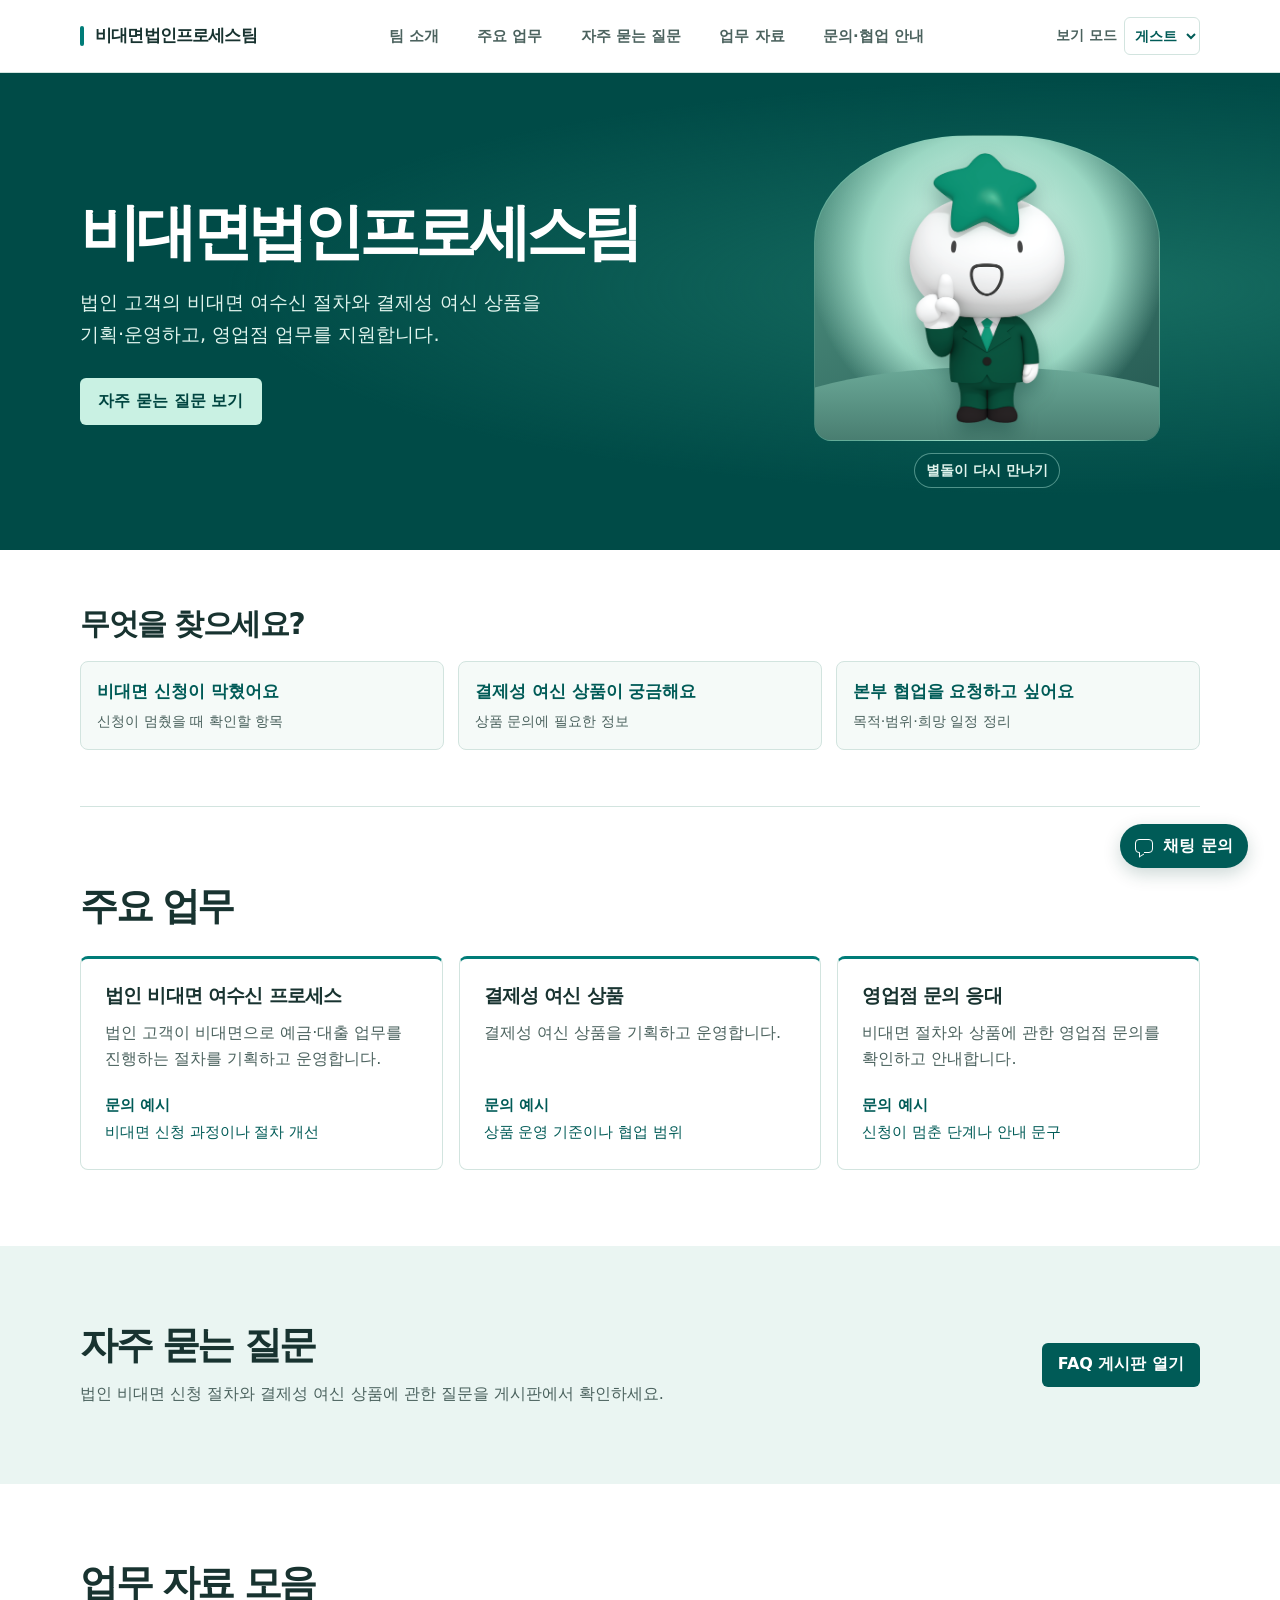
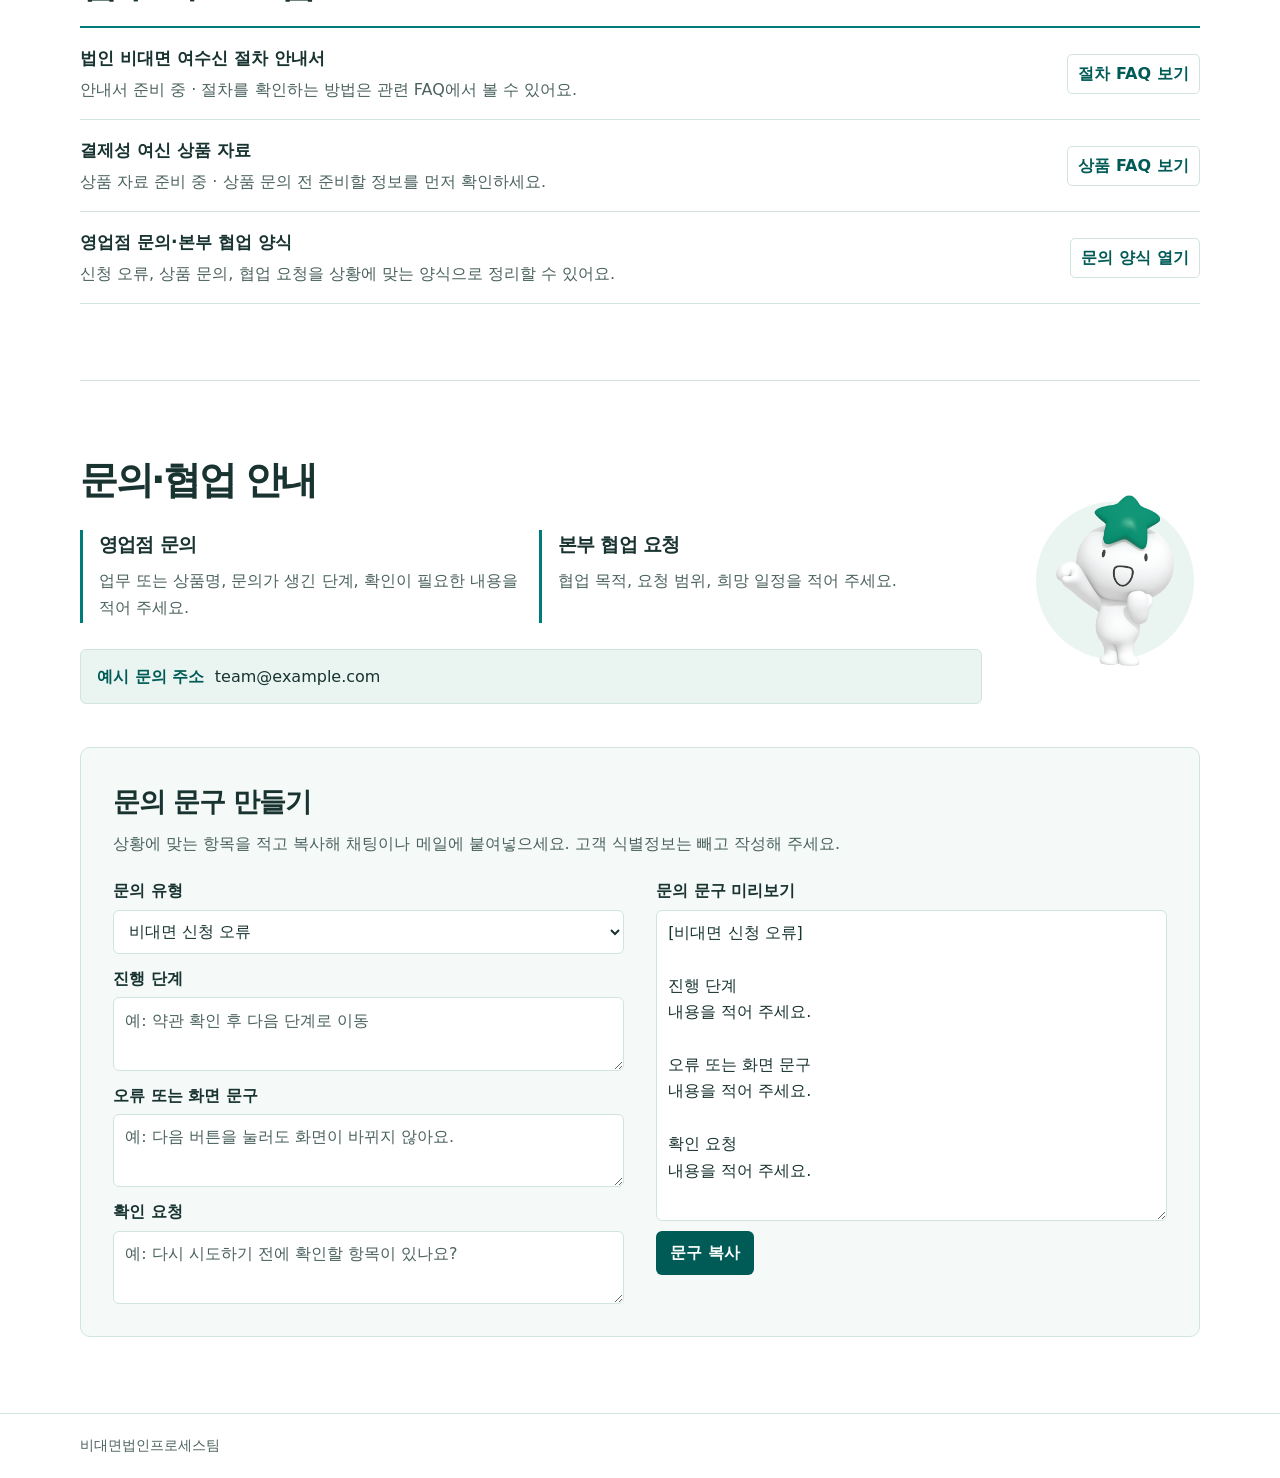
<file: index.html>
<!doctype html>
<html lang="ko">
<head>
  <meta charset="utf-8">
  <meta name="viewport" content="width=device-width, initial-scale=1">
  <meta name="description" content="비대면법인프로세스팀의 주요 업무와 영업점 및 본부 협업부서를 위한 FAQ입니다.">
  <title>비대면법인프로세스팀</title>
  <link rel="stylesheet" href="styles.css">
  <script src="navigation.js" defer></script>
  <script src="support-chat.js" defer></script>
  <script src="request-template.js" defer></script>
</head>
<body>
  <a class="skip" href="#intro">본문으로 건너뛰기</a>
  <header class="header">
    <div class="wrap header-inner">
      <a class="brand" href="#intro">비대면법인프로세스팀</a>
      <button class="menu-button" id="menu-button" type="button" aria-expanded="false" aria-controls="site-nav">메뉴</button>
      <nav class="site-nav" id="site-nav" aria-label="주요 메뉴">
        <a href="#intro">팀 소개</a>
        <a href="#work">주요 업무</a>
        <a href="faq.html">자주 묻는 질문</a>
        <a href="#resources">업무 자료</a>
        <a href="#contact">문의·협업 안내</a>
      </nav>
      <label class="role-picker" for="role-view">
        <span>보기 모드</span>
        <select id="role-view">
          <option value="guest">게스트</option>
          <option value="admin">관리자</option>
        </select>
      </label>
    </div>
  </header>

  <main>
    <section class="hero" id="intro" aria-labelledby="intro-title">
      <div class="wrap hero-inner">
        <div>
          <h1 id="intro-title">비대면법인프로세스팀</h1>
          <p>법인 고객의 비대면 여수신 절차와 결제성 여신 상품을 기획·운영하고, 영업점 업무를 지원합니다.</p>
          <a class="primary" href="faq.html">자주 묻는 질문 보기</a>
        </div>
        <div class="hero-art">
          <div class="hero-portal" id="hero-portal">
            <img class="hero-mascot" src="images/byeoldori-suit.png" width="340" height="591" alt="양복 입은 별돌이">
            <span class="portal-door" aria-hidden="true"></span>
            <span class="portal-door" aria-hidden="true"></span>
          </div>
          <button class="portal-replay" type="button" id="portal-replay" aria-controls="hero-portal" hidden>별돌이 다시 만나기</button>
        </div>
      </div>
    </section>

    <section class="wrap quick-start" id="quick-start" aria-labelledby="quick-title">
      <h2 id="quick-title">무엇을 찾으세요?</h2>
      <div class="quick-grid">
        <a class="quick-link" href="faq.html#application-error">
          <strong>비대면 신청이 막혔어요</strong>
          <span>신청이 멈췄을 때 확인할 항목</span>
        </a>
        <a class="quick-link" href="faq.html#payment-credit">
          <strong>결제성 여신 상품이 궁금해요</strong>
          <span>상품 문의에 필요한 정보</span>
        </a>
        <a class="quick-link" href="#request-template" data-request-kind="collaboration">
          <strong>본부 협업을 요청하고 싶어요</strong>
          <span>목적·범위·희망 일정 정리</span>
        </a>
      </div>
    </section>

    <section class="section wrap" id="work" aria-labelledby="work-title">
      <h2 id="work-title">주요 업무</h2>
      <div class="work-grid">
        <article class="work-card">
          <h3>법인 비대면 여수신 프로세스</h3>
          <p>법인 고객이 비대면으로 예금·대출 업무를 진행하는 절차를 기획하고 운영합니다.</p>
          <p class="example"><strong>문의 예시</strong>비대면 신청 과정이나 절차 개선</p>
        </article>
        <article class="work-card">
          <h3>결제성 여신 상품</h3>
          <p>결제성 여신 상품을 기획하고 운영합니다.</p>
          <p class="example"><strong>문의 예시</strong>상품 운영 기준이나 협업 범위</p>
        </article>
        <article class="work-card">
          <h3>영업점 문의 응대</h3>
          <p>비대면 절차와 상품에 관한 영업점 문의를 확인하고 안내합니다.</p>
          <p class="example"><strong>문의 예시</strong>신청이 멈춘 단계나 안내 문구</p>
        </article>
      </div>
    </section>

    <section class="section faq" id="faq" aria-labelledby="faq-link-title">
      <div class="wrap faq-teaser">
        <div>
          <h2 id="faq-link-title">자주 묻는 질문</h2>
          <p class="faq-note">법인 비대면 신청 절차와 결제성 여신 상품에 관한 질문을 게시판에서 확인하세요.</p>
        </div>
        <a class="faq-link" href="faq.html">FAQ 게시판 열기</a>
      </div>
    </section>

    <section class="section wrap" id="resources" aria-labelledby="resources-title">
      <h2 id="resources-title">업무 자료 모음</h2>
      <ul class="resource-list">
        <li>
          <div>
            <h3>법인 비대면 여수신 절차 안내서</h3>
            <p>안내서 준비 중 · 절차를 확인하는 방법은 관련 FAQ에서 볼 수 있어요.</p>
          </div>
          <a href="faq.html#remote-procedure">절차 FAQ 보기</a>
        </li>
        <li>
          <div>
            <h3>결제성 여신 상품 자료</h3>
            <p>상품 자료 준비 중 · 상품 문의 전 준비할 정보를 먼저 확인하세요.</p>
          </div>
          <a href="faq.html#payment-credit">상품 FAQ 보기</a>
        </li>
        <li>
          <div>
            <h3>영업점 문의·본부 협업 양식</h3>
            <p>신청 오류, 상품 문의, 협업 요청을 상황에 맞는 양식으로 정리할 수 있어요.</p>
          </div>
          <a href="#request-template">문의 양식 열기</a>
        </li>
      </ul>
    </section>

    <section class="section wrap" id="contact" aria-labelledby="contact-title">
      <div class="contact-layout">
        <div>
          <h2 id="contact-title">문의·협업 안내</h2>
          <div class="contact-grid">
            <article class="contact-card">
              <h3>영업점 문의</h3>
              <p>업무 또는 상품명, 문의가 생긴 단계, 확인이 필요한 내용을 적어 주세요.</p>
            </article>
            <article class="contact-card">
              <h3>본부 협업 요청</h3>
              <p>협업 목적, 요청 범위, 희망 일정을 적어 주세요.</p>
            </article>
          </div>
          <p class="channel"><strong>예시 문의 주소</strong> team@example.com</p>
        </div>
        <div class="contact-art">
          <img class="contact-mascot" src="images/byeoldori-cheer.png" width="409" height="592" alt="">
        </div>
      </div>
      <section class="request-builder" id="request-template" aria-labelledby="request-title">
        <h3 id="request-title">문의 문구 만들기</h3>
        <p>상황에 맞는 항목을 적고 복사해 채팅이나 메일에 붙여넣으세요. 고객 식별정보는 빼고 작성해 주세요.</p>
        <div class="request-grid">
          <div class="request-editor">
            <label for="request-kind">문의 유형</label>
            <select id="request-kind">
              <option value="application">비대면 신청 오류</option>
              <option value="product">결제성 여신 상품 문의</option>
              <option value="collaboration">본부 협업 요청</option>
            </select>
            <div id="request-fields" class="request-fields"></div>
          </div>
          <div class="request-preview">
            <label for="request-output">문의 문구 미리보기</label>
            <textarea id="request-output" rows="11" readonly></textarea>
            <div class="request-actions">
              <button type="button" id="copy-request">문구 복사</button>
              <p id="copy-status" role="status"></p>
            </div>
          </div>
        </div>
      </section>
    </section>
  </main>

  <footer class="footer">
    <div class="wrap">비대면법인프로세스팀</div>
  </footer>

  <script>
    const motion = window.matchMedia("(prefers-reduced-motion: reduce)");
    const portal = document.querySelector("#hero-portal");
    const replay = document.querySelector("#portal-replay");

    function openPortal() {
      if (motion.matches) return;
      portal.removeAttribute("data-opening");
      void portal.offsetWidth;
      portal.setAttribute("data-opening", "");
    }

    function updateMotion() {
      replay.hidden = motion.matches;
      if (motion.matches) portal.removeAttribute("data-opening");
    }

    portal.addEventListener("animationend", event => {
      if (event.animationName === "open-portal") portal.removeAttribute("data-opening");
    });
    replay.addEventListener("click", openPortal);
    motion.addEventListener("change", updateMotion);
    updateMotion();

    const firstLook = new IntersectionObserver(entries => {
      if (entries.some(entry => entry.isIntersecting)) {
        openPortal();
        firstLook.disconnect();
      }
    }, { threshold: .18 });
    firstLook.observe(portal);
  </script>
</body>
</html>
</file>
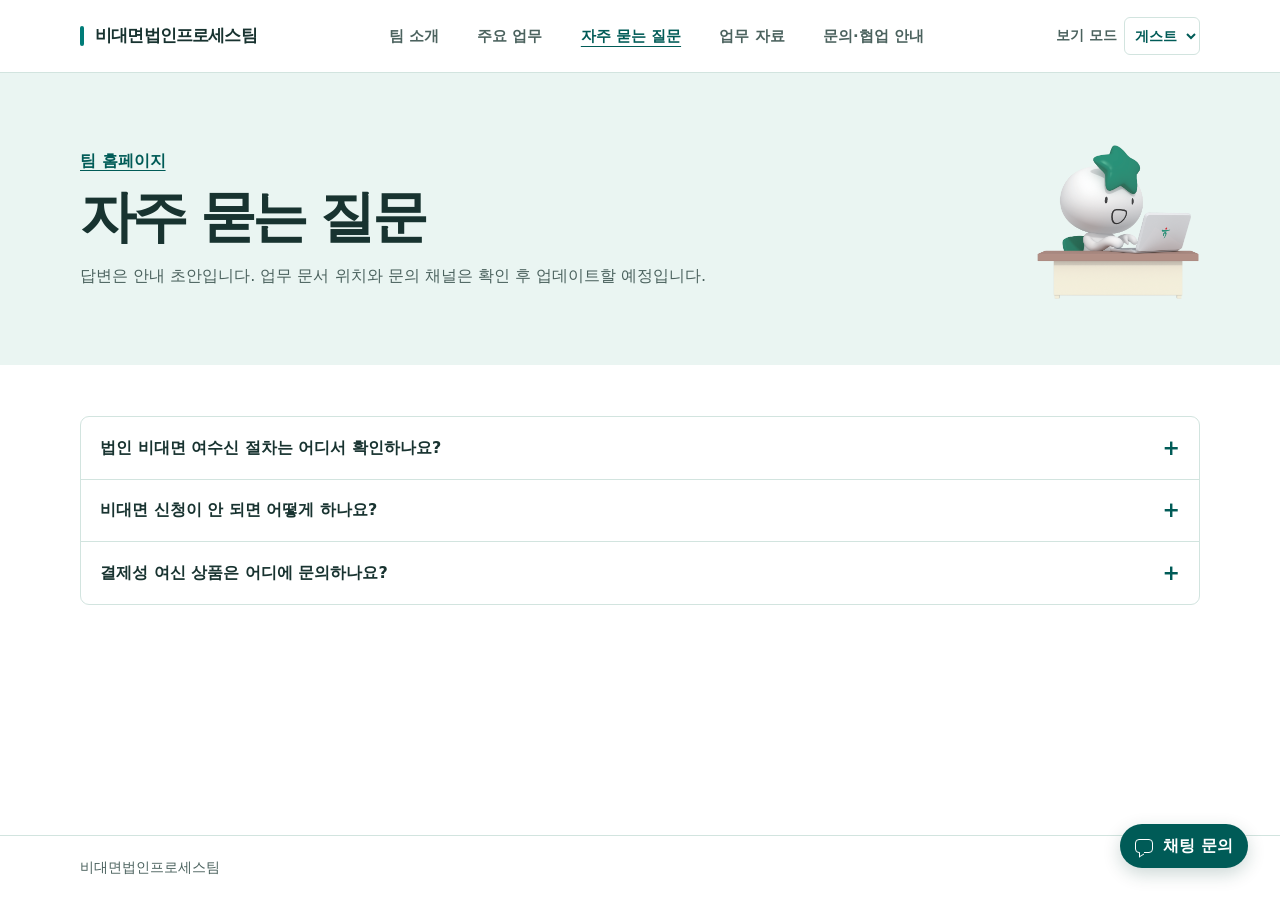
<file: faq.html>
<!doctype html>
<html lang="ko">
<head>
  <meta charset="utf-8">
  <meta name="viewport" content="width=device-width, initial-scale=1">
  <meta name="description" content="비대면법인프로세스팀의 자주 묻는 질문 게시판입니다.">
  <title>자주 묻는 질문 | 비대면법인프로세스팀</title>
  <link rel="stylesheet" href="styles.css">
  <script src="navigation.js" defer></script>
  <script src="support-chat.js" defer></script>
</head>
<body class="faq-page">
  <a class="skip" href="#faq-main">본문으로 건너뛰기</a>
  <header class="header">
    <div class="wrap header-inner">
      <a class="brand" href="index.html">비대면법인프로세스팀</a>
      <button class="menu-button" id="menu-button" type="button" aria-expanded="false" aria-controls="site-nav">메뉴</button>
      <nav class="site-nav" id="site-nav" aria-label="주요 메뉴">
        <a href="index.html#intro">팀 소개</a>
        <a href="index.html#work">주요 업무</a>
        <a href="faq.html" aria-current="page">자주 묻는 질문</a>
        <a href="index.html#resources">업무 자료</a>
        <a href="index.html#contact">문의·협업 안내</a>
      </nav>
      <label class="role-picker" for="role-view">
        <span>보기 모드</span>
        <select id="role-view">
          <option value="guest">게스트</option>
          <option value="admin">관리자</option>
        </select>
      </label>
    </div>
  </header>

  <main id="faq-main" aria-labelledby="faq-title">
    <section class="faq faq-heading">
      <div class="wrap faq-heading-inner">
        <div>
          <a class="back-link" href="index.html">팀 홈페이지</a>
          <h1 id="faq-title">자주 묻는 질문</h1>
          <p class="faq-note">답변은 안내 초안입니다. 업무 문서 위치와 문의 채널은 확인 후 업데이트할 예정입니다.</p>
        </div>
        <img class="faq-mascot" src="images/byeoldori-laptop.png" width="651" height="651" alt="">
      </div>
    </section>
    <div class="wrap faq-board">
      <div class="accordion">
        <details id="remote-procedure">
          <summary>법인 비대면 여수신 절차는 어디서 확인하나요?</summary>
          <p>예금과 대출 중 문의 유형을 먼저 구분해 주세요. 적용 절차를 확인할 업무 안내 문서의 이름과 위치는 확인 후 이곳에 표시할 예정입니다.</p>
        </details>
        <details id="application-error">
          <summary>비대면 신청이 안 되면 어떻게 하나요?</summary>
          <p>진행이 멈춘 단계와 화면에 표시된 오류 문구를 확인해 주세요. 추가로 문의할 때는 고객 식별정보를 제외하고 신청 단계와 오류 문구를 전달해 주세요.</p>
        </details>
        <details id="payment-credit">
          <summary>결제성 여신 상품은 어디에 문의하나요?</summary>
          <p>상품명과 문의 내용을 적어 준비해 주세요. 실제 문의 채널은 확인 후 <a href="index.html#contact">문의·협업 안내</a>에 표시할 예정입니다.</p>
        </details>
      </div>
    </div>
  </main>

  <footer class="footer">
    <div class="wrap">비대면법인프로세스팀</div>
  </footer>
</body>
</html>
</file>
<file: styles.css>
:root {
  color-scheme: light;
  --green: #007c78;
  --deep: #005b57;
  --ink: #183330;
  --muted: #4b625e;
  --mint: #eaf5f2;
  --line: #d2e4df;
  --white: #fff;
  font-family: "Apple SD Gothic Neo", "Malgun Gothic", "Noto Sans KR", system-ui, sans-serif;
  color: var(--ink);
  background: var(--white);
  scroll-padding-top: 86px;
}

*, *::before, *::after { box-sizing: border-box; }
body { margin: 0; line-height: 1.65; word-break: keep-all; overflow-wrap: anywhere; }
h1, h2, h3, p { margin: 0; }
a { color: inherit; }
a:focus-visible, button:focus-visible, summary:focus-visible {
  outline: 3px solid var(--green);
  outline-offset: 4px;
}

.wrap { width: min(100% - 64px, 1120px); margin-inline: auto; }
.skip {
  position: fixed;
  z-index: 5;
  inset: 12px auto auto 12px;
  padding: .6rem 1rem;
  transform: translateY(-180%);
  background: var(--white);
  color: var(--deep);
}
.skip:focus { transform: none; }

.header {
  position: sticky;
  top: 0;
  z-index: 2;
  background: var(--white);
  border-bottom: 1px solid var(--line);
}
.header-inner {
  min-height: 72px;
  display: flex;
  align-items: center;
  justify-content: space-between;
  gap: 1rem;
}
.brand {
  display: inline-flex;
  align-items: center;
  gap: .7rem;
  font-size: 1.06rem;
  font-weight: 820;
  letter-spacing: -.05em;
  text-decoration: none;
}
.brand::before {
  content: "";
  width: 4px;
  height: 1.2rem;
  border-radius: 2px;
  background: var(--green);
  flex: none;
}
.site-nav { display: flex; gap: clamp(.75rem, 2.6vw, 2rem); }
.site-nav a {
  padding: .5rem .2rem;
  font-size: .92rem;
  font-weight: 700;
  color: var(--muted);
  text-decoration: none;
}
.site-nav a:hover, .site-nav a[aria-current="page"] {
  color: var(--deep);
  text-decoration: underline;
  text-underline-offset: .35em;
}
.menu-button { display: none; }

.hero {
  overflow: hidden;
  background: radial-gradient(ellipse at 85% 45%, #176d61, transparent 56%), #004b47;
  color: var(--white);
}
.hero-inner {
  display: grid;
  grid-template-columns: minmax(0, 1.45fr) minmax(0, 1fr);
  gap: clamp(1.5rem, 6vw, 5rem);
  align-items: center;
  min-height: 410px;
  padding-block: 62px;
}
.hero h1 {
  font-size: clamp(2.45rem, 4.8vw, 4.5rem);
  line-height: 1.08;
  letter-spacing: -.085em;
  font-weight: 850;
}
.hero p {
  margin-top: 1.4rem;
  max-width: 31rem;
  color: #e0f4ed;
  font-size: clamp(1rem, 1.6vw, 1.2rem);
}
.primary {
  display: inline-flex;
  align-items: center;
  min-height: 47px;
  margin-top: 1.7rem;
  padding: .55rem 1.15rem;
  border-radius: 6px;
  background: #c9f1e3;
  color: #004540;
  font-weight: 780;
  text-decoration: none;
}
.primary:hover { background: var(--white); }
.primary:focus-visible { outline-color: var(--white); }

.hero-art {
  display: grid;
  justify-items: center;
  gap: .75rem;
}
.hero-portal {
  --portal-duration: 2s;
  position: relative;
  display: grid;
  place-items: center;
  width: min(100%, 346px);
  min-height: 306px;
  overflow: hidden;
  isolation: isolate;
  border: 1px solid #7ed1b759;
  border-radius: 46% 46% 17px 17px / 35% 35% 17px 17px;
  background:
    radial-gradient(circle at 50% 40%, #c0e9da 0 26%, #9bd7c3 49%, transparent 71%),
    linear-gradient(148deg, #559987, #235750);
}
.hero-portal::before {
  content: "";
  position: absolute;
  inset: auto 0 0;
  height: 24%;
  background: linear-gradient(transparent, #163d3666), #6ba998;
  clip-path: ellipse(72% 100% at 50% 100%);
}
.hero-mascot {
  position: relative;
  display: block;
  width: auto;
  height: 270px;
  max-width: 100%;
  object-fit: contain;
  filter: drop-shadow(0 10px 10px #002e2959);
}
.portal-door {
  visibility: hidden;
  position: absolute;
  z-index: 1;
  inset: 0 auto 0 0;
  width: 50.25%;
  border-right: 1px solid #8cd7c3;
  background:
    repeating-linear-gradient(90deg, transparent 0 17px, #a8e3d01f 17px 18px),
    linear-gradient(115deg, #0b5a52, #158273);
  pointer-events: none;
  --exit: -103%;
}
.portal-door + .portal-door {
  inset: 0 0 0 auto;
  border-right: 0;
  border-left: 1px solid #8cd7c3;
  background:
    repeating-linear-gradient(90deg, transparent 0 17px, #a8e3d01f 17px 18px),
    linear-gradient(245deg, #0b5a52, #158273);
  --exit: 103%;
}
.portal-door::after {
  content: "";
  position: absolute;
  top: 49%;
  right: .6rem;
  width: .45rem;
  height: 1.4rem;
  border-radius: 99px;
  background: #b8eadd;
}
.portal-door + .portal-door::after { right: auto; left: .6rem; }
.hero-portal[data-opening] .portal-door {
  animation: open-portal var(--portal-duration) cubic-bezier(.42, 0, .3, 1) both;
}
.hero-portal[data-opening] .hero-mascot {
  animation: reveal-mascot var(--portal-duration) ease-in-out both;
}
.portal-replay {
  padding: .32rem .7rem;
  border: 1px solid #a7e2d47a;
  border-radius: 99px;
  background: #004b47;
  color: #e0f4ed;
  font: inherit;
  font-size: .875rem;
  font-weight: 700;
  cursor: pointer;
}
.portal-replay:hover, .portal-replay:focus-visible { border-color: var(--white); }
.portal-replay:focus-visible { outline-color: var(--white); }

@keyframes open-portal {
  0%, 12% { visibility: visible; transform: translateX(0); }
  99% { visibility: visible; }
  100% { visibility: hidden; transform: translateX(var(--exit)); }
}
@keyframes reveal-mascot {
  0%, 18% { transform: translateY(10px) scale(.9); }
  100% { transform: none; }
}
@media (prefers-reduced-motion: reduce) {
  .hero-portal[data-opening] .portal-door,
  .hero-portal[data-opening] .hero-mascot { animation: none; }
  .portal-replay { display: none; }
}

.section { padding-block: 76px; }
.section h2 {
  font-size: clamp(1.85rem, 3vw, 2.55rem);
  line-height: 1.2;
  letter-spacing: -.065em;
  font-weight: 820;
}
.work-grid, .contact-grid {
  display: grid;
  gap: 16px;
  margin-top: 27px;
}
.work-grid { grid-template-columns: repeat(3, minmax(0, 1fr)); }
.work-card {
  display: flex;
  flex-direction: column;
  padding: 24px;
  border: 1px solid var(--line);
  border-top: 3px solid var(--green);
  border-radius: 8px;
}
.work-card h3, .contact-card h3 {
  font-size: 1.2rem;
  line-height: 1.35;
  letter-spacing: -.04em;
}
.work-card p, .contact-card p { margin-top: .65rem; color: var(--muted); }
.work-card .example {
  display: block;
  margin-top: auto;
  padding-top: 1.25rem;
  color: var(--deep);
  font-size: .94rem;
}
.example strong { display: block; margin-bottom: .15rem; }

.faq { background: var(--mint); }
.faq-teaser {
  display: flex;
  align-items: center;
  justify-content: space-between;
  flex-wrap: wrap;
  gap: 1.25rem;
}
.faq-note { margin-top: .85rem; color: var(--muted); }
.faq-link {
  display: inline-flex;
  align-items: center;
  min-height: 44px;
  padding: .5rem 1rem;
  border-radius: 6px;
  background: var(--deep);
  color: var(--white);
  font-weight: 750;
  text-decoration: none;
}
.faq-link:hover { background: #004b47; }
.faq-page { display: flex; flex-direction: column; min-height: 100vh; }
.faq-page main { flex: 1; }
.faq-heading { padding-block: clamp(2rem, 5vw, 4.5rem); }
.faq-heading-inner {
  display: grid;
  grid-template-columns: minmax(0, 1fr) minmax(0, 164px);
  gap: 1.25rem;
  align-items: center;
}
.faq-heading h1 {
  margin-top: .65rem;
  font-size: clamp(2rem, 4.5vw, 3.5rem);
  font-weight: 850;
  line-height: 1.15;
  letter-spacing: -.07em;
}
.back-link { color: var(--deep); font-weight: 750; text-underline-offset: .23em; }
.faq-mascot { display: block; width: 100%; height: auto; }
.faq-board { padding-block: clamp(1.65rem, 4vw, 3.25rem) 4rem; }
.accordion {
  border: 1px solid var(--line);
  border-radius: 9px;
  background: var(--white);
}
details + details { border-top: 1px solid var(--line); }
summary {
  display: flex;
  align-items: center;
  justify-content: space-between;
  gap: 1rem;
  padding: 1.1rem 1.2rem;
  font-weight: 780;
  list-style: none;
  cursor: pointer;
}
summary::-webkit-details-marker { display: none; }
summary::after {
  content: "+";
  flex: none;
  color: var(--deep);
  font-size: 1.3rem;
  line-height: 1;
}
details[open] summary::after { content: "−"; }
summary:hover, summary:focus-visible { color: var(--deep); }
details p { padding: 0 1.2rem 1.1rem; color: var(--muted); }
details a { color: var(--deep); font-weight: 700; text-underline-offset: .19em; }

.contact-layout {
  display: grid;
  grid-template-columns: minmax(0, 1fr) minmax(0, 170px);
  gap: clamp(1rem, 4vw, 3rem);
  align-items: center;
}
.contact-grid { grid-template-columns: repeat(2, minmax(0, 1fr)); }
.contact-art {
  display: grid;
  place-items: center;
  background: radial-gradient(circle, var(--mint) 0 65%, transparent 66%);
}
.contact-mascot {
  display: block;
  width: 118px;
  height: auto;
  max-width: 100%;
}
.contact-card {
  border-left: 3px solid var(--green);
  padding: .1rem 0 .1rem 1rem;
}
.channel {
  margin-top: 1.65rem;
  padding: .85rem 1rem;
  border: 1px solid var(--line);
  border-radius: 6px;
  background: var(--mint);
}
.channel strong { display: inline-block; margin-right: .35rem; color: var(--deep); }
.footer {
  padding-block: 1.25rem;
  border-top: 1px solid var(--line);
  color: var(--muted);
  font-size: .9rem;
}

@media (max-width: 900px) {
  .work-grid { grid-template-columns: repeat(2, minmax(0, 1fr)); }
  .section { padding-block: 58px; }
}

@media (max-width: 720px) {
  .wrap { width: calc(100% - 32px); }
  .header-inner { min-height: 64px; flex-wrap: wrap; gap: 0 .65rem; }
  .menu-button {
    display: inline-flex;
    align-items: center;
    gap: .5rem;
    min-height: 40px;
    padding: .4rem .7rem;
    border: 1px solid var(--line);
    border-radius: 5px;
    background: var(--white);
    color: var(--deep);
    font: inherit;
    font-size: .875rem;
    font-weight: 750;
    cursor: pointer;
  }
  .menu-button::before {
    content: "";
    width: .9rem;
    height: .6rem;
    border-block: 2px solid currentColor;
    background: linear-gradient(currentColor, currentColor) center / 100% 1px no-repeat;
  }
  .site-nav { display: none; }
  .site-nav[data-expanded] {
    display: grid;
    flex-basis: 100%;
    gap: 0;
    padding-bottom: .5rem;
    border-top: 1px solid var(--line);
  }
  .site-nav a { padding: .65rem .2rem; }
  .hero-inner { grid-template-columns: 1fr; min-height: 0; gap: .6rem; padding-block: 43px 22px; }
  .hero h1 { font-size: clamp(2.1rem, 9vw, 3.5rem); }
  .hero-art { margin-top: .7rem; }
  .hero-portal { width: 100%; min-height: 190px; border-radius: 33% 33% 12px 12px / 22% 22% 12px 12px; }
  .hero-mascot { height: 160px; }
  .section { padding-block: 43px; }
  .work-grid, .contact-grid { grid-template-columns: 1fr; }
  .work-grid, .contact-grid { margin-top: 20px; }
  .work-card { padding: 18px 16px; }
  .faq-heading-inner { grid-template-columns: minmax(0, 1fr) minmax(0, 84px); gap: .65rem; }
  .contact-layout { grid-template-columns: 1fr; }
  .contact-art { width: 110px; justify-self: end; }
  .contact-mascot { width: 75px; }
  summary { padding-inline: .9rem; }
  details p { padding-inline: .9rem; }
}

[hidden] { display: none !important; }
.visually-hidden {
  position: absolute;
  width: 1px;
  height: 1px;
  padding: 0;
  margin: -1px;
  overflow: hidden;
  clip-path: inset(50%);
  white-space: nowrap;
}
.role-picker {
  display: inline-flex;
  align-items: center;
  gap: .45rem;
  color: var(--muted);
  font-size: .875rem;
  font-weight: 700;
  white-space: nowrap;
}
.role-picker select, .chat-history select {
  min-height: 38px;
  min-width: 0;
  border: 1px solid var(--line);
  border-radius: 6px;
  background: var(--white);
  color: var(--deep);
  padding: .32rem .38rem;
  font: inherit;
}
select:focus-visible, textarea:focus-visible {
  outline: 2px solid var(--green);
  outline-offset: 2px;
}
.guest-chat {
  position: fixed;
  z-index: 3;
  right: clamp(.75rem, 3vw, 2rem);
  bottom: clamp(.75rem, 3vw, 2rem);
  display: grid;
  justify-items: end;
  gap: .65rem;
}
.chat-toggle, .chat-form button {
  display: inline-flex;
  justify-content: center;
  align-items: center;
  gap: .65rem;
  min-height: 44px;
  padding: .55rem .95rem;
  border: 0;
  border-radius: 8px;
  background: var(--deep);
  color: var(--white);
  font: inherit;
  font-weight: 780;
  cursor: pointer;
}
.chat-toggle { border-radius: 99px; box-shadow: 0 6px 18px #003b3433; }
.chat-toggle:hover, .chat-form button:hover { background: #004742; }
.chat-icon {
  position: relative;
  width: 18px;
  height: 14px;
  border: 1.5px solid currentColor;
  border-radius: 4px;
}
.chat-icon::after {
  content: "";
  position: absolute;
  left: 3px;
  bottom: -4px;
  width: 5px;
  height: 5px;
  transform: skewY(-32deg);
  border: solid currentColor;
  border-width: 0 0 1.5px 1.5px;
  background: var(--deep);
}
.chat-window {
  display: flex;
  flex-direction: column;
  width: min(360px, calc(100vw - 1.5rem));
  height: min(480px, calc(100dvh - 5rem));
  overflow: hidden;
  border: 1px solid var(--line);
  border-radius: 13px;
  background: var(--white);
  box-shadow: 0 12px 38px #123c3540;
}
.chat-window .transcript { flex: 1; }
.chat-titlebar {
  display: flex;
  justify-content: space-between;
  align-items: flex-start;
  gap: .5rem;
  padding: .8rem 1rem;
  background: var(--deep);
  color: var(--white);
}
.chat-titlebar h2 { font-size: 1.15rem; }
.chat-titlebar p { color: #d6eee7; font-size: .8rem; }
.chat-titlebar button {
  width: 34px;
  height: 34px;
  border: 1px solid #ffffff66;
  border-radius: 5px;
  background: transparent;
  color: inherit;
  font-size: 1.2rem;
  cursor: pointer;
}
.chat-titlebar button:focus-visible { outline-color: var(--white); }
.chat-history, .chat-form {
  display: grid;
  grid-template-columns: minmax(0, 1fr) auto;
  align-items: center;
  gap: .5rem;
  padding: .65rem .8rem;
  border-bottom: 1px solid var(--line);
}
.chat-history button {
  min-height: 38px;
  padding: .3rem .6rem;
  border: 1px solid var(--line);
  border-radius: 6px;
  background: var(--mint);
  color: var(--deep);
  font: inherit;
  font-weight: 730;
  cursor: pointer;
}
.transcript {
  display: flex;
  flex-direction: column;
  gap: .6rem;
  padding: .8rem;
  min-height: 0;
  overflow: auto;
  background: #f5faf8;
}
.chat-empty { color: var(--muted); font-size: .9rem; }
.chat-message {
  align-self: flex-start;
  max-width: 90%;
  padding: .45rem .7rem;
  border: 1px solid var(--line);
  border-radius: 8px;
  background: var(--white);
  overflow-wrap: anywhere;
}
.chat-message.guest { align-self: flex-end; background: var(--mint); }
.admin-thread .chat-message.guest { align-self: flex-start; }
.admin-thread .chat-message.admin { align-self: flex-end; }
.chat-message p { white-space: pre-wrap; }
.chat-meta { display: block; color: var(--muted); font-size: .78rem; }
.chat-form { border-top: 1px solid var(--line); border-bottom: 0; }
.chat-form textarea {
  width: 100%;
  min-height: 48px;
  padding: .42rem .55rem;
  resize: vertical;
  border: 1px solid var(--line);
  border-radius: 6px;
  color: var(--ink);
  font: inherit;
  font-size: 1rem;
}
.chat-form button { white-space: nowrap; }
.chat-status { padding: .35rem .8rem; color: var(--deep); font-size: .875rem; }
.chat-lifecycle {
  display: flex;
  align-items: center;
  justify-content: space-between;
  gap: .55rem;
  padding: .45rem .8rem;
  border-top: 1px solid var(--line);
  background: var(--mint);
  color: var(--ink);
  font-size: .85rem;
}
.chat-lifecycle button {
  flex: none;
  padding: .3rem .5rem;
  border: 1px solid var(--line);
  border-radius: 5px;
  background: var(--white);
  color: var(--deep);
  font: inherit;
  font-weight: 750;
  cursor: pointer;
}
.chat-lifecycle button:hover { border-color: var(--deep); }

.admin-chat { padding-block: clamp(2rem, 5vw, 4rem); }
.admin-heading h1 {
  font-size: clamp(2rem, 5vw, 3.3rem);
  line-height: 1.15;
  letter-spacing: -.06em;
}
.admin-heading p { margin-top: .65rem; color: var(--muted); }
.inbox {
  display: grid;
  grid-template-columns: minmax(0, 1fr) minmax(0, 2fr);
  gap: 1rem;
  margin-top: 1.6rem;
}
.inbox-list, .admin-thread {
  min-width: 0;
  border: 1px solid var(--line);
  border-radius: 10px;
  background: var(--white);
}
.inbox-filters {
  display: grid;
  grid-template-columns: repeat(3, minmax(0, 1fr));
  border-bottom: 1px solid var(--line);
  padding: .45rem;
  gap: .35rem;
}
.inbox-filters button, .inbox-item {
  min-width: 0;
  padding: .55rem .4rem;
  border: 0;
  border-radius: 6px;
  background: var(--white);
  color: var(--muted);
  font: inherit;
  font-weight: 750;
  cursor: pointer;
}
.inbox-filters button[aria-pressed="true"], .inbox-item[aria-current="true"] {
  background: var(--mint);
  color: var(--deep);
}
.inbox-filters button:hover, .inbox-item:hover { color: var(--deep); }
.inbox-empty { padding: .85rem; color: var(--muted); }
#inbox-items { margin: 0; padding: .4rem; list-style: none; }
.inbox-item {
  width: 100%;
  padding: .65rem;
  text-align: left;
  overflow-wrap: anywhere;
}
.inbox-item span { display: block; color: var(--muted); font-weight: 500; font-size: .82rem; }
.admin-thread-heading {
  display: flex;
  justify-content: space-between;
  align-items: flex-start;
  gap: .6rem;
  padding: .9rem 1rem;
}
.admin-thread-heading h2 { font-size: 1.15rem; overflow-wrap: anywhere; }
.thread-state {
  padding: .2rem .55rem;
  border-radius: 99px;
  background: var(--mint);
  color: var(--deep);
  white-space: nowrap;
  font-size: .85rem;
  font-weight: 750;
}
.admin-thread .transcript { height: clamp(200px, 38vh, 380px); }

@media (max-width: 720px) {
  .brand { flex: 1; font-size: .94rem; }
  .role-picker { order: 1; }
  .role-picker span { position: absolute; width: 1px; height: 1px; overflow: hidden; clip-path: inset(50%); }
  .menu-button { order: 2; }
  .site-nav { order: 3; }
  .inbox { grid-template-columns: 1fr; }
  .guest-chat { right: .75rem; bottom: .75rem; }
}

.quick-start {
  padding-block: clamp(2rem, 4.5vw, 3.5rem);
  border-bottom: 1px solid var(--line);
}
.quick-start h2 {
  font-size: clamp(1.4rem, 2.6vw, 1.85rem);
  line-height: 1.25;
  letter-spacing: -.05em;
}
.quick-grid {
  display: grid;
  grid-template-columns: repeat(3, minmax(0, 1fr));
  gap: .85rem;
  margin-top: 1.1rem;
}
.quick-link {
  display: grid;
  gap: .25rem;
  align-content: start;
  padding: 1rem;
  border: 1px solid var(--line);
  border-radius: 8px;
  background: #f5faf8;
  color: var(--deep);
  text-decoration: none;
}
.quick-link:hover { border-color: var(--green); background: var(--mint); }
.quick-link strong { font-size: 1.05rem; }
.quick-link span { color: var(--muted); font-size: .9rem; }

#resources { border-bottom: 1px solid var(--line); }
.resource-list {
  margin: 1.3rem 0 0;
  padding: 0;
  border-top: 2px solid var(--green);
  list-style: none;
}
.resource-list li {
  display: flex;
  justify-content: space-between;
  align-items: center;
  gap: .8rem 1.3rem;
  padding-block: 1rem;
  border-bottom: 1px solid var(--line);
}
.resource-list h3 { font-size: 1.08rem; }
.resource-list p { margin-top: .25rem; color: var(--muted); }
.resource-list a {
  flex: none;
  display: inline-flex;
  align-items: center;
  min-height: 40px;
  padding: .35rem .65rem;
  border: 1px solid var(--line);
  border-radius: 5px;
  color: var(--deep);
  font-weight: 750;
  text-decoration: none;
}
.resource-list a:hover { background: var(--mint); }

.request-builder {
  margin-top: 2.65rem;
  padding: clamp(1rem, 3vw, 2rem);
  border: 1px solid var(--line);
  border-radius: 10px;
  background: #f5faf8;
}
.request-builder h3 { font-size: clamp(1.35rem, 2.4vw, 1.7rem); letter-spacing: -.04em; }
.request-builder > p { margin-top: .4rem; color: var(--muted); }
.request-grid {
  display: grid;
  grid-template-columns: repeat(2, minmax(0, 1fr));
  gap: clamp(1rem, 3vw, 2rem);
  margin-top: 1.3rem;
}
.request-builder label { display: block; font-weight: 750; }
.request-builder select, .request-builder textarea {
  display: block;
  width: 100%;
  min-width: 0;
  margin-top: .32rem;
  padding: .58rem .7rem;
  border: 1px solid var(--line);
  border-radius: 6px;
  background: var(--white);
  color: var(--ink);
  font: inherit;
}
.request-builder select { min-height: 44px; }
.request-builder textarea { resize: vertical; font-weight: 500; }
.request-builder textarea::placeholder { color: var(--muted); }
.request-fields { display: grid; gap: .75rem; margin-top: .75rem; }
.request-actions {
  display: flex;
  flex-wrap: wrap;
  align-items: center;
  gap: .5rem .85rem;
  margin-top: .65rem;
}
.request-actions button {
  padding: .52rem .9rem;
  min-height: 44px;
  border: 0;
  border-radius: 6px;
  background: var(--deep);
  color: var(--white);
  font: inherit;
  font-weight: 750;
  cursor: pointer;
}
.request-actions button:hover { background: #004742; }
#copy-status { color: var(--deep); font-size: .88rem; }
.faq-board details:target { background: #f5faf8; }

@media (721px <= width <= 940px) {
  .site-nav { gap: .6rem; }
  .role-picker span { position: absolute; width: 1px; height: 1px; overflow: hidden; clip-path: inset(50%); }
}
@media (max-width: 720px) {
  .quick-grid, .request-grid { grid-template-columns: 1fr; }
  .resource-list li { flex-wrap: wrap; }
  .request-builder { margin-top: 1.65rem; }
}
</file>
